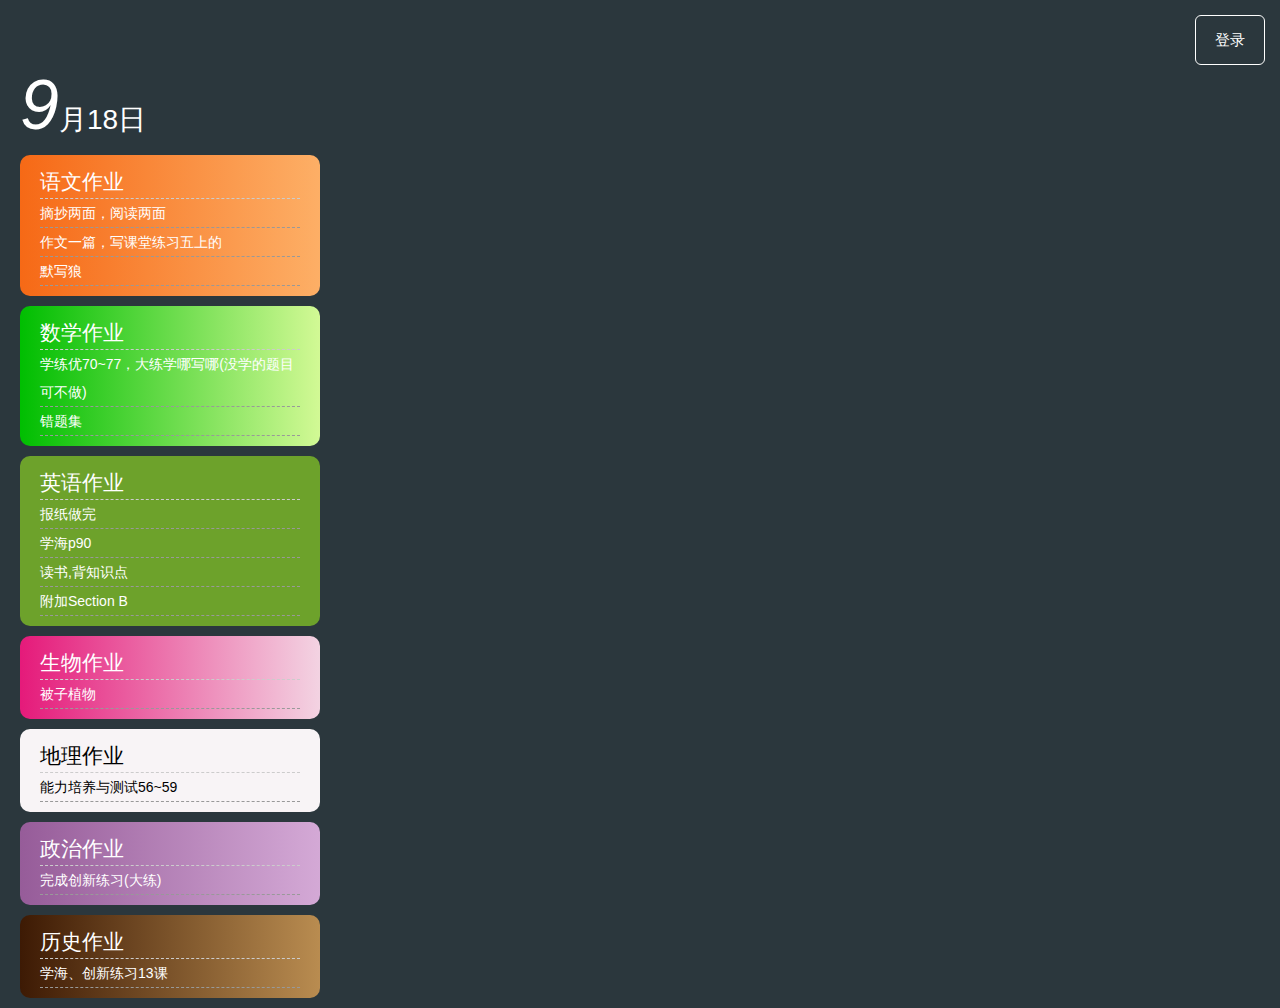
<file: index.html>
<!DOCTYPE html>
<html lang="en">
<head>
    <meta charset="UTF-8">
    <meta http-equiv="X-UA-Compatible" content="IE=edge">
    <meta name="viewport" content="width=device-width, initial-scale=1.0">
    <title>homework</title>
    <link rel="stylesheet" href="css/index.css">
</head>
<body>
    <div class="container">
        <div class="item clearfix">
            <button><a href="./login.html">登录</a></button>
        </div>
        <div class="item">
            <div class="title">
                <h2><time datetime="2022-9-18">9月18日</time></h2>
            </div>
            <div class="homework-area">
                <div class="h-item chinese">
                    <div class="h-title">
                        语文作业<i class="iconfont icon-hanyuwen"></i>
                    </div>
                    <div class="h-content">
                        <ul>
                            <li>摘抄两面，阅读两面</li>
                            <li>作文一篇，写课堂练习五上的</li>
                            <li>默写狼</li>
                        </ul>
                    </div>
                </div>
                <div class="h-item math">
                    <div class="h-title">
                        数学作业<i class="iconfont icon-hanyuwen"></i>
                    </div>
                    <div class="h-content">
                        <ul>
                            <li>学练优70~77，大练学哪写哪(没学的题目可不做)</li>
                            <li>错题集</li>
                        </ul>
                    </div>
                </div>
                <div class="h-item English">
                    <div class="h-title">
                        英语作业<i class="iconfont icon-hanyuwen"></i>
                    </div>
                    <div class="h-content">
                        <ul>
                            <li>报纸做完</li>
                            <li>学海p90</li>
                            <li>读书,背知识点</li>
                            <li>附加Section B</li>                           
                        </ul>
                    </div>
                </div>
                <div class="h-item biology">
                    <div class="h-title">
                        生物作业<i class="iconfont icon-hanyuwen"></i>
                    </div>
                    <div class="h-content">
                        <ul>
                            <li>被子植物
                            </li>
                        </ul>
                    </div>
                </div>
                <div class="h-item geography">
                    <div class="h-title">
                        地理作业<i class="iconfont icon-hanyuwen"></i>
                    </div>
                    <div class="h-content">
                        <ul>
                            <li>能力培养与测试56~59</li>
                        </ul>
                    </div>
                </div>
                <div class="h-item zhzi">
                    <div class="h-title">
                        政治作业<i class="iconfont icon-hanyuwen"></i>
                    </div>
                    <div class="h-content">
                        <ul>
                            <li>完成创新练习(大练)</li>
                        </ul>
                    </div>
                </div>
                <div class="h-item history">
                    <div class="h-title">
                        历史作业<i class="iconfont icon-hanyuwen"></i>
                    </div>
                    <div class="h-content">
                        <ul>
                            <li>学海、创新练习13课
                            </li>
                        </ul>
                    </div>
                </div>
            </div>
        </div>
    </div>
</body>
</html>
</file>
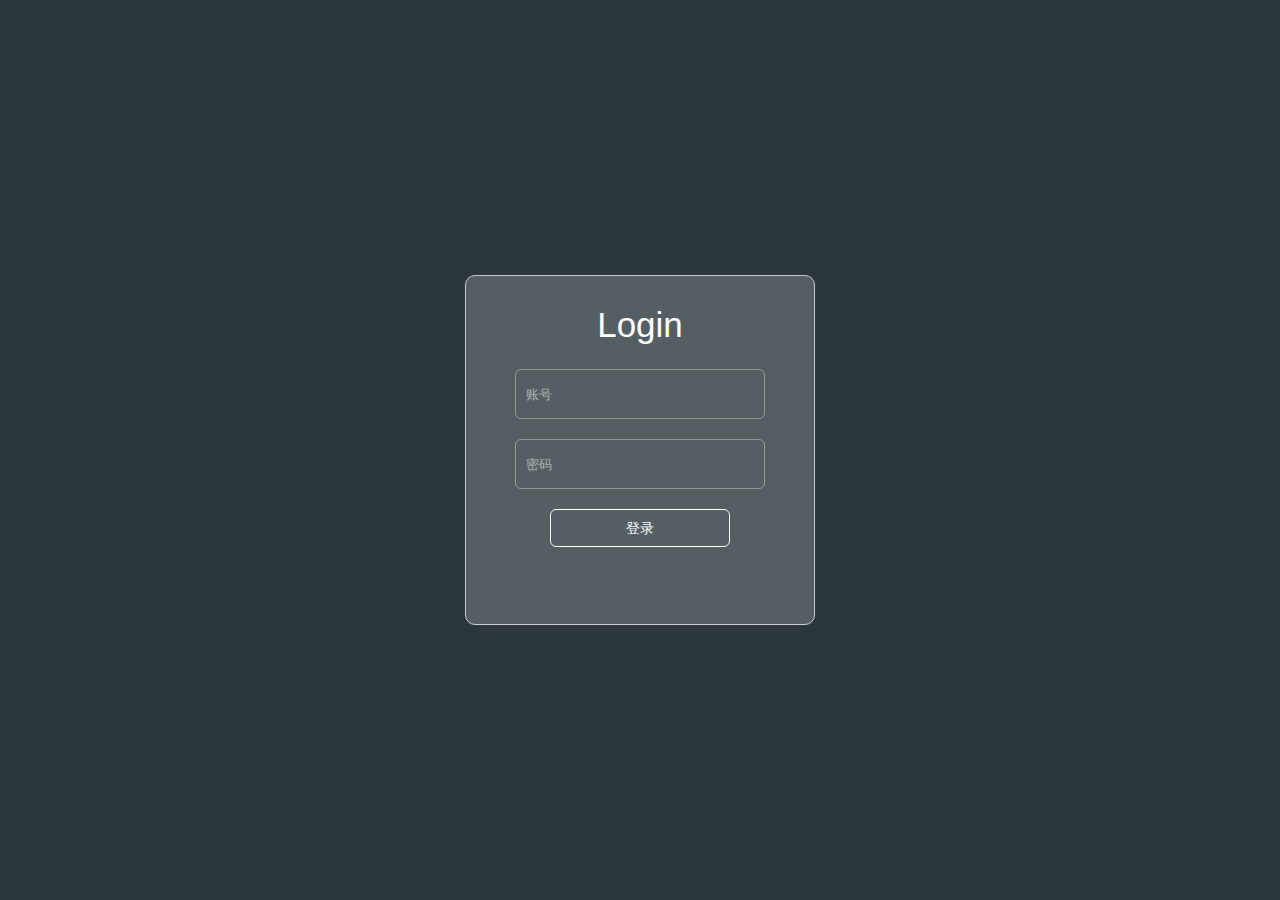
<file: login.html>
<!DOCTYPE html>
<html lang="en">
<head>
    <meta charset="UTF-8">
    <meta http-equiv="X-UA-Compatible" content="IE=edge">
    <meta name="viewport" content="width=device-width, initial-scale=1.0">
    <title>登录</title>
    <link rel="stylesheet" href="css/login.css">
</head>
<body>
     <div class="container">
        <form  class="form-area" action="/">
            <div class="form-item">
                <div class="title">
                    <span>Login</span>
                </div>
            </div>
            <div class="form-item">
                <input type="text" name="name" placeholder="账号">                
            </div>
            <div class="form-item">
                <input type="password" name="password" placeholder="密码">            
            </div>
            <div class="form-item">
                <button type="submit">登录</button>
            </div>
        </form>
     </div>
</body>
</html>
</file>
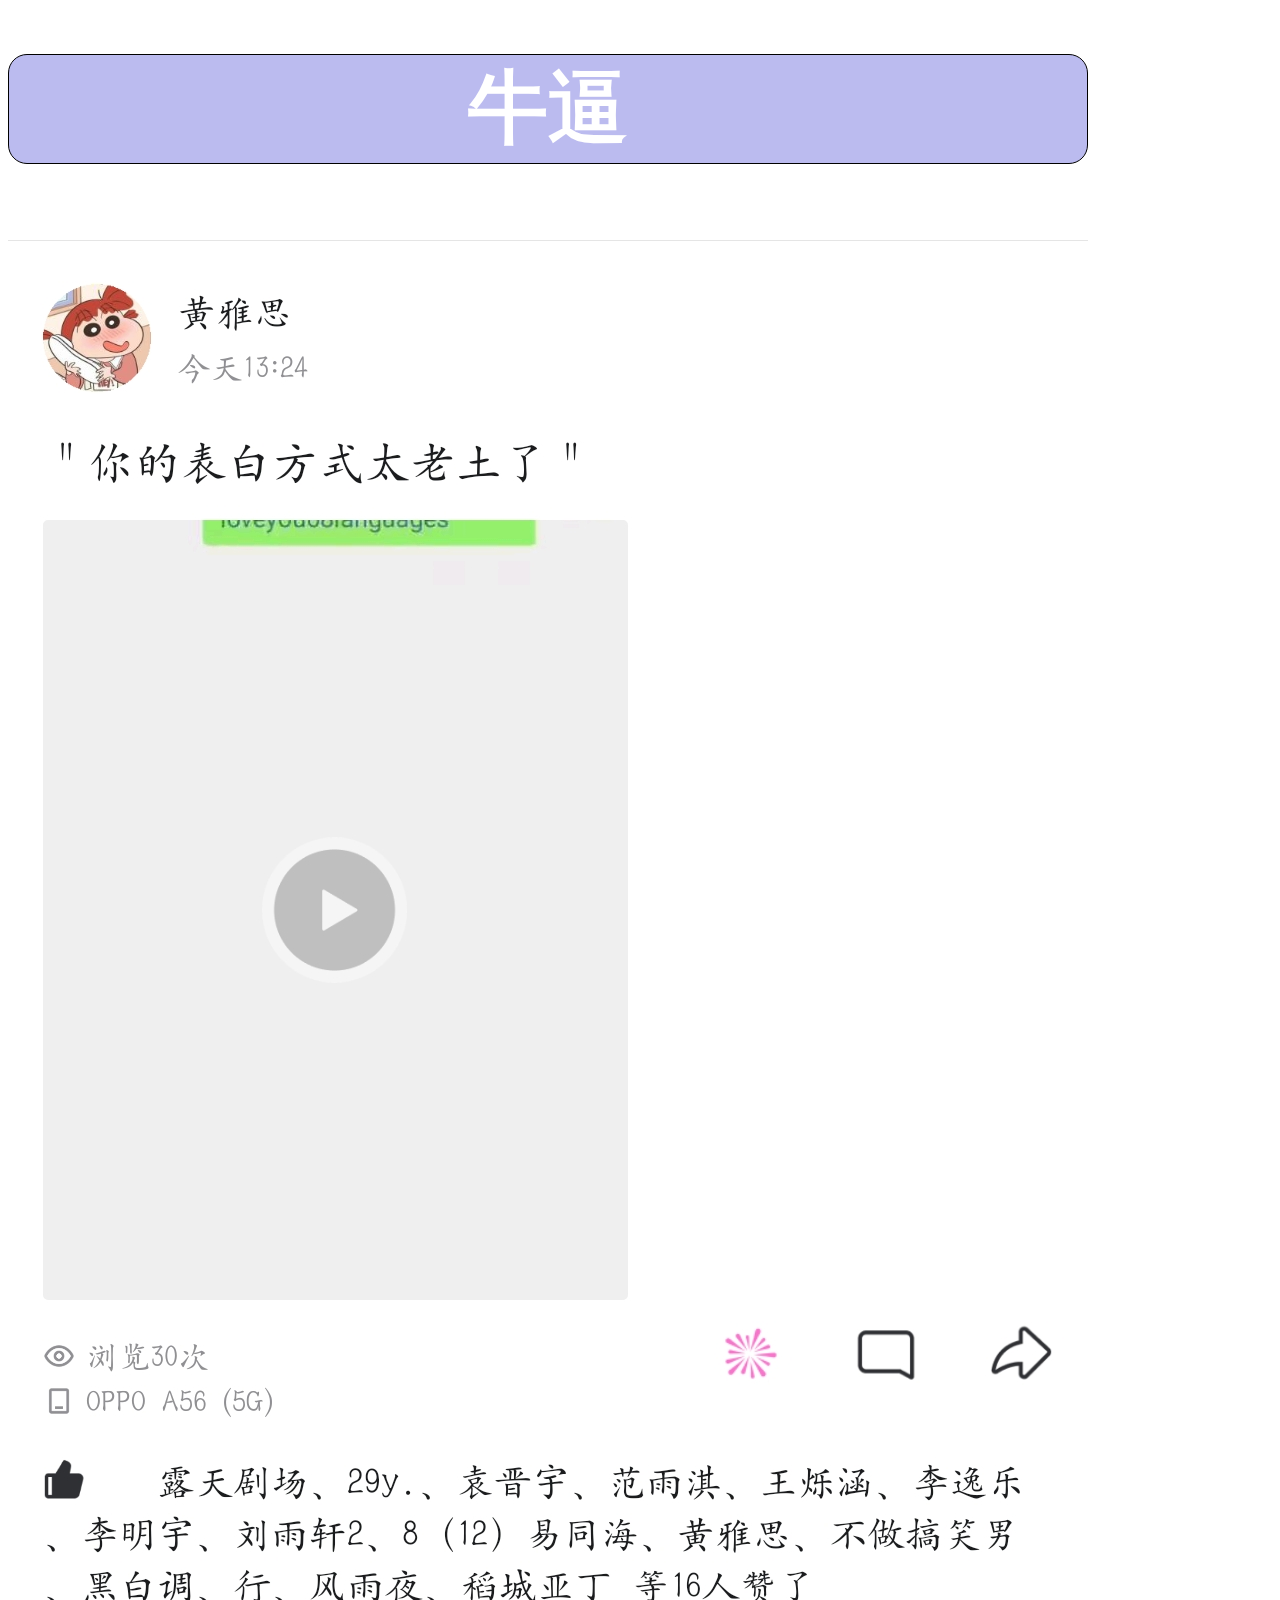
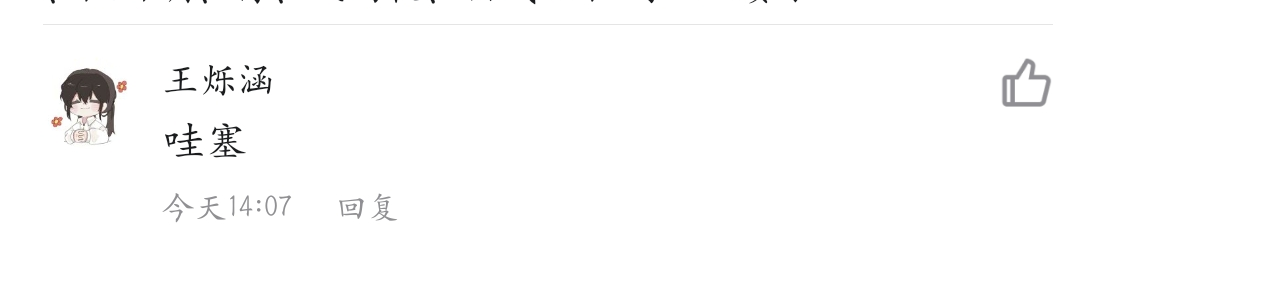
<file: nb.html>
<!DOCTYPE html>
<html lang="en">
<head>
    <meta charset="UTF-8">
    <meta http-equiv="X-UA-Compatible" content="IE=edge">
    <meta name="viewport" content="width=device-width, initial-scale=1.0">
    <title>Document</title>
</head>
<body style="width: 1080px;">
    <h1 style="text-align:center ;font-size: 80px;color:#fff;border:1px solid #000;border-radius: 19px;background-color: #bbbbef;">牛逼</h1>
    <img src="./img.jpg" alt="" style="display: block;">
</body>
</html>
</file>
<file: css/index.css>
@import url('public.css');

.container .item{
    padding-left: 20px;
}

.container .item .title h2{
    font-size: 2em;
    line-height: initial;
    color:#fff;
}

.container .item button{
    float:right;
    width:70px;
    height: 50px;
    margin-top: 15px;
    margin-right: 15px;
    background:transparent;
    border: 1px solid #fff;
    border-radius: 6px;
    color:#fff;
    font-size: 15px;
}

.container .item .title h2::first-letter{
    font-size:70px;
    font-style: italic;
}
.container .item .homework-area .h-item{
    width: 300px;
    box-sizing: border-box;
    margin:10px 0;
    color: #fff;
    padding: 10px 20px;
    border-radius: 10px;
}

.container .item .homework-area .h-item .h-title{
    font-size: 1.5em;
    border-bottom: 1px dashed #ccc;
}

.container .item .homework-area .h-item .h-content{
    line-height: 2;
    font-size: 14px;
}

.container .item .homework-area .h-item .h-content ul li{
    border-bottom: 1px dashed #999;
}

.container .item .homework-area .h-item.chinese{
    background: linear-gradient(to right,rgb(246,105,22),rgb(253,175,102));
}

.container .item .homework-area .h-item.math{
    background: linear-gradient(to right,rgb(0,190,1),rgb(210,249,149));
}

.container .item .homework-area .h-item.biology{
    background: linear-gradient(to right,rgb(229,26,122),rgb(243,211,226));
}

.container .item .homework-area .h-item.geography{
    background: rgb(248,244,246);
    color:#000;
}

.container .item .homework-area .h-item.zhzi{
    background: linear-gradient(to right,rgb(150,92,153),rgb(212, 169, 214));
}

.container .item .homework-area .h-item.history{
    background: linear-gradient(to right,rgb(61,26,4),rgb(185,140,80));
}
.container .item .homework-area .h-item.English{
    background: rgb(109,162,43);
}
.container .item .homework-area .h-item .h-content.no-message ul li{
    border-bottom: none;
    padding-left: 71px;
}
.container .item .homework-area .h-item .h-content.no-message ul li:nth-of-type(2){
    margin-top: -31px;
}
</file>
<file: css/login.css>
@import url('public.css');
.container{
    height:100%;
}
.form-area{
    background-color: rgb(255,255,255,.2);
    position: absolute;
    width:350px;
    height:350px;
    left:0;
    right:0;
    top:0;
    bottom:0;
    margin:auto;
    border: 1px solid #ccc;
    border-radius: 10px;
}
.form-area .form-item{
    height: 50px;
    text-align: center;
    margin: 20px 0;
}
.form-area .form-item input[type='text'],.form-area .form-item input[type='password']{
    width:250px;
    height:50px;
    background: transparent;
    border: 1px solid #999;
    box-sizing: border-box;
    border-radius: 6px;
    padding-left: 10px;
    color:#fff;
    font-size:13px; 
}

.form-area .form-item input[type='text']::placeholder,.form-area .form-item input[type='password']::placeholder{
    color:rgba(255,255,255,.5)
}

.form-area .form-item input[type='text']:focus,.form-area .form-item input[type='password']:focus{
    border: 1px solid #fff;
    transition: 1.5s;
}


.form-area .form-item .title{
    position: relative;
    margin-top: 23px;
}

.form-area .form-item .title span{
    font-size: 2.5em;
    color:#fff;
}

.form-area .form-item button[type="submit"]{
    width:180px;
    height: 38px;
    background-color: transparent;
    border: 1px solid #fff;
    box-sizing: border-box;
    border-radius: 6px;
    color:#fff
}

.form-area .form-item button[type="submit"]:focus{
    background-color: #eee;
    transition: 1s;
}
</file>
